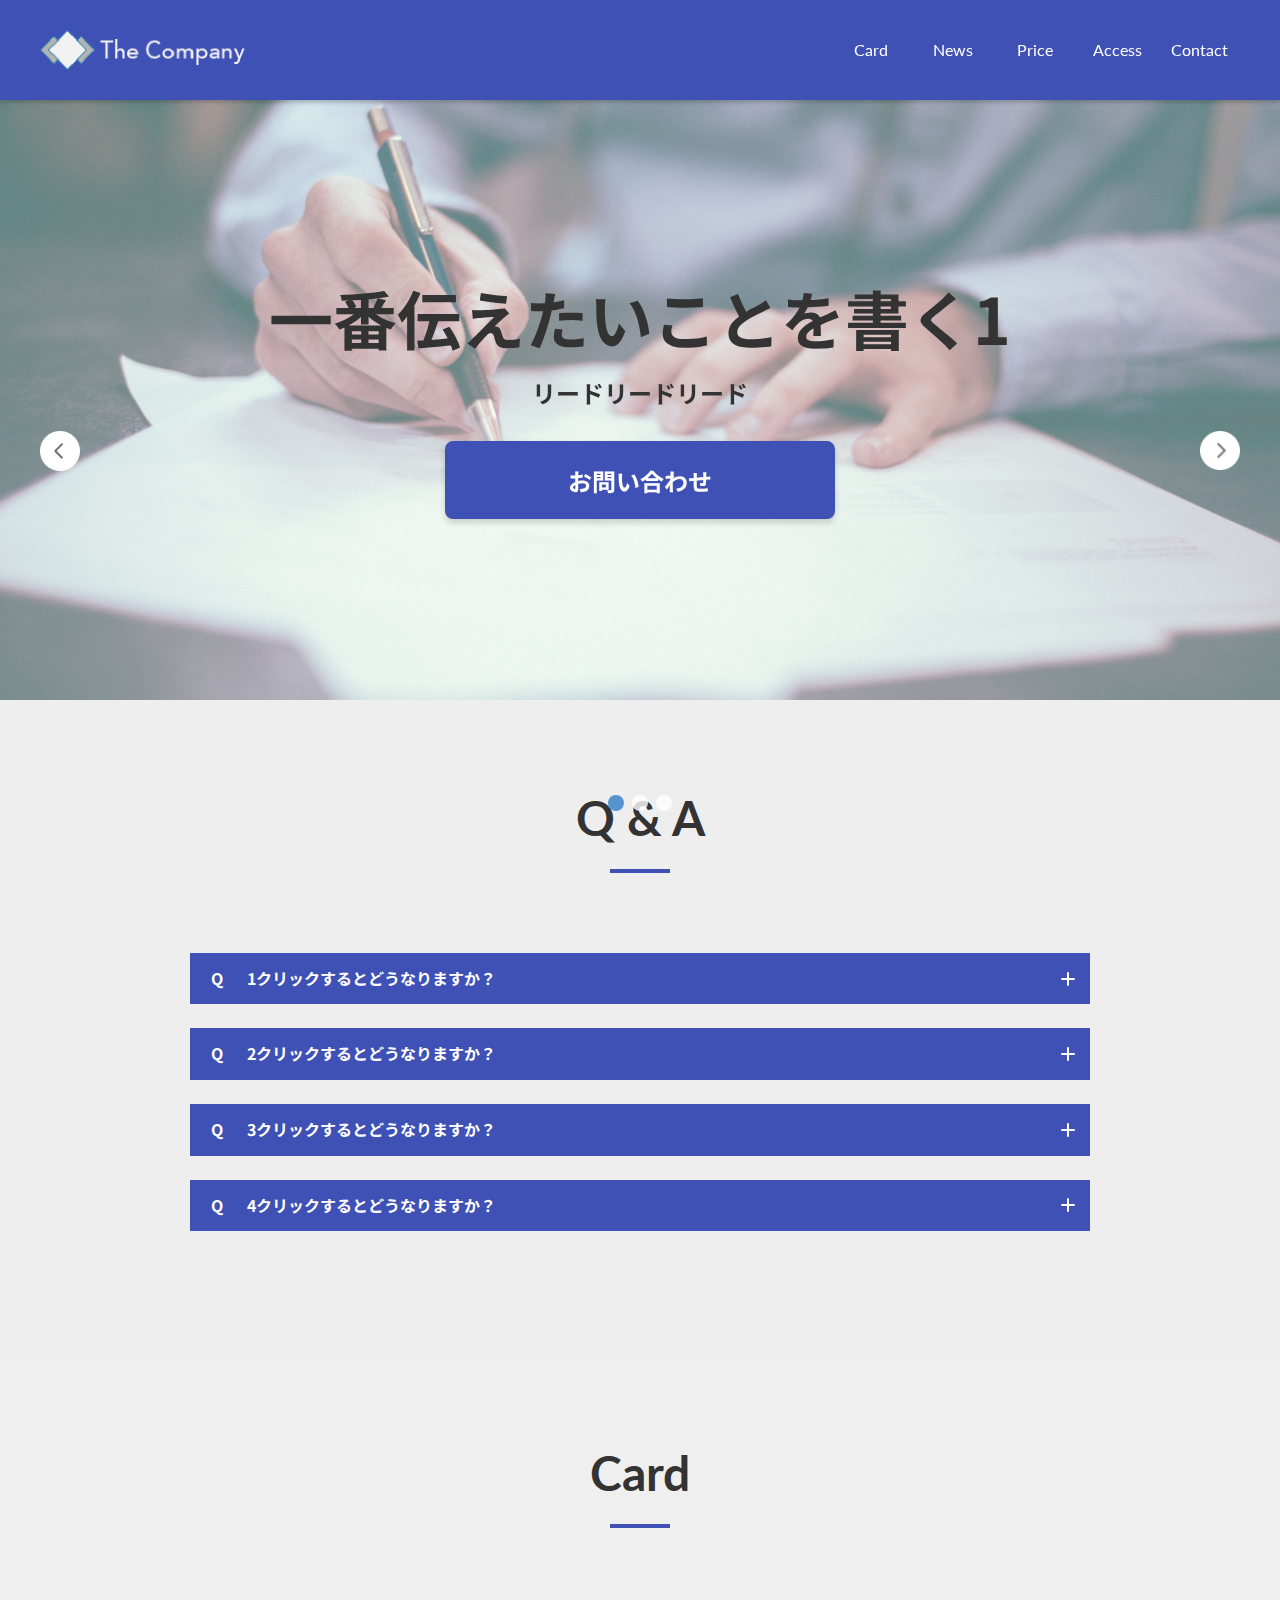
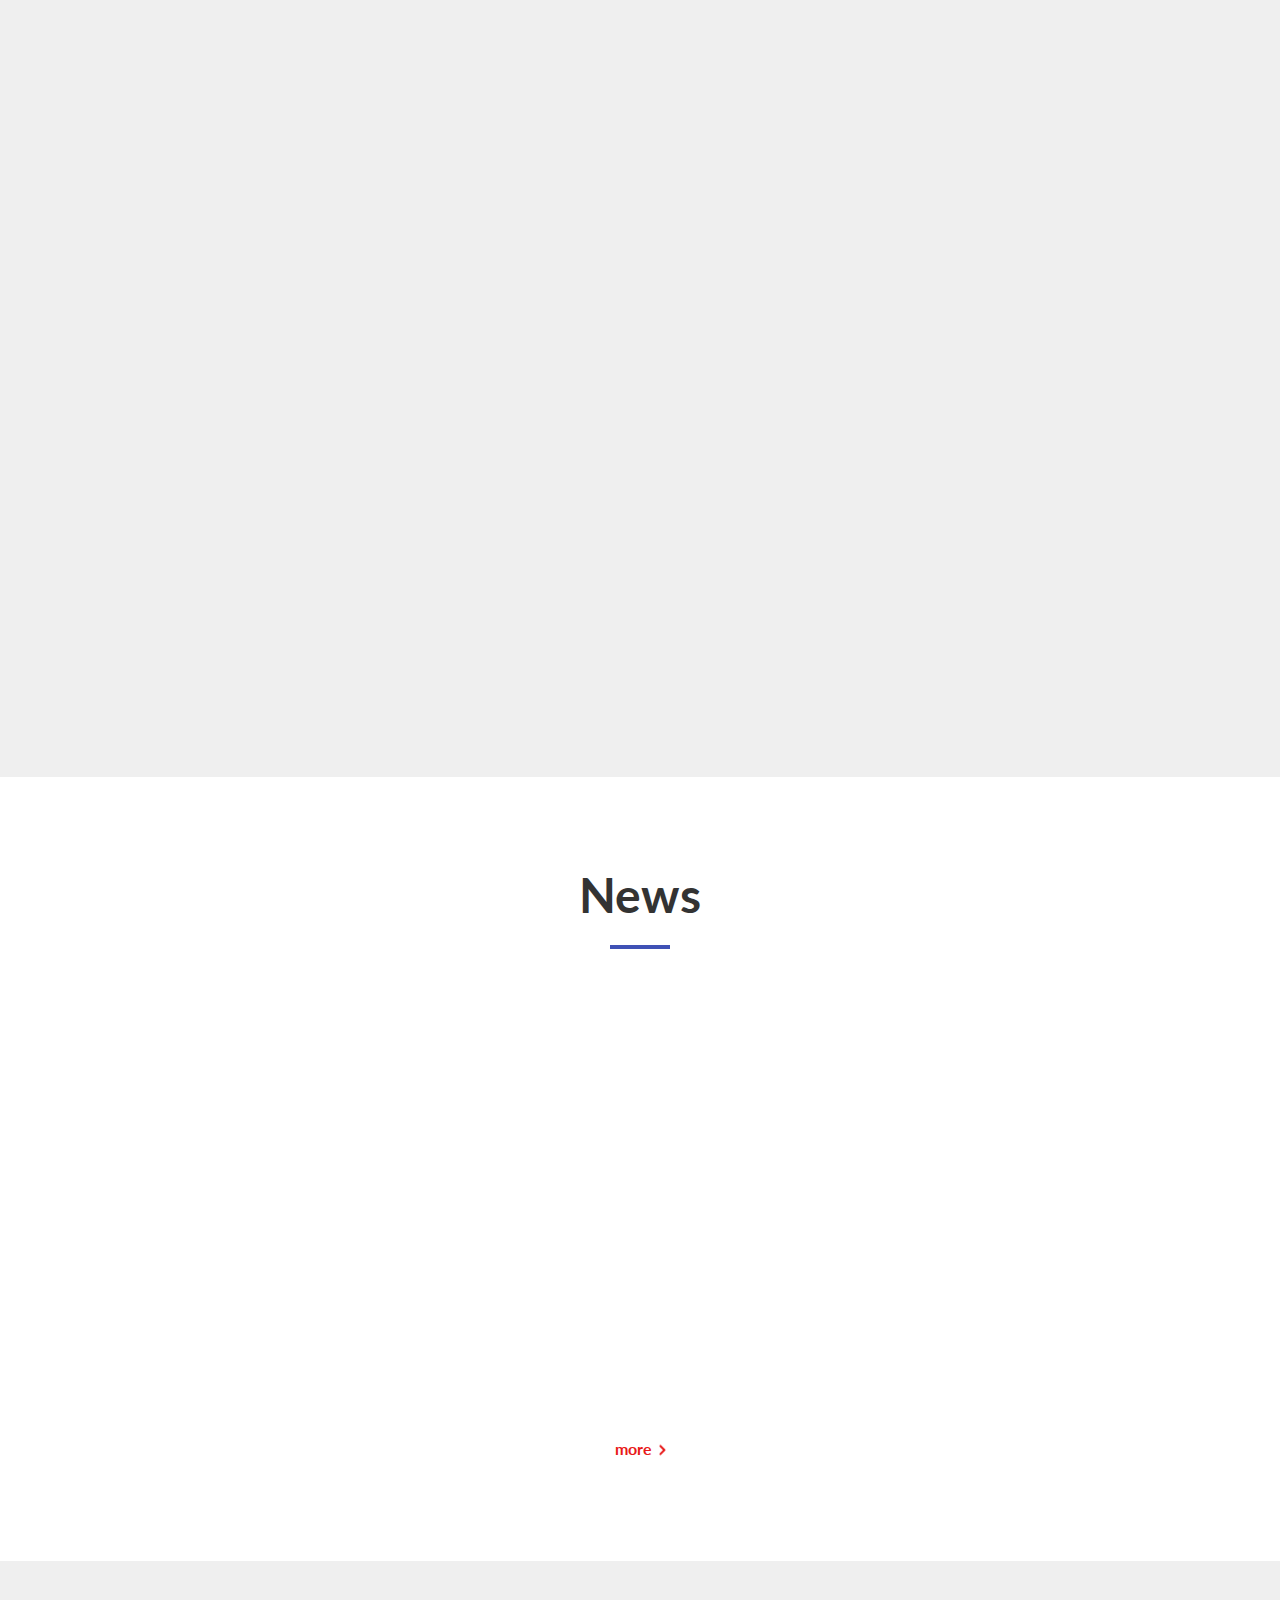
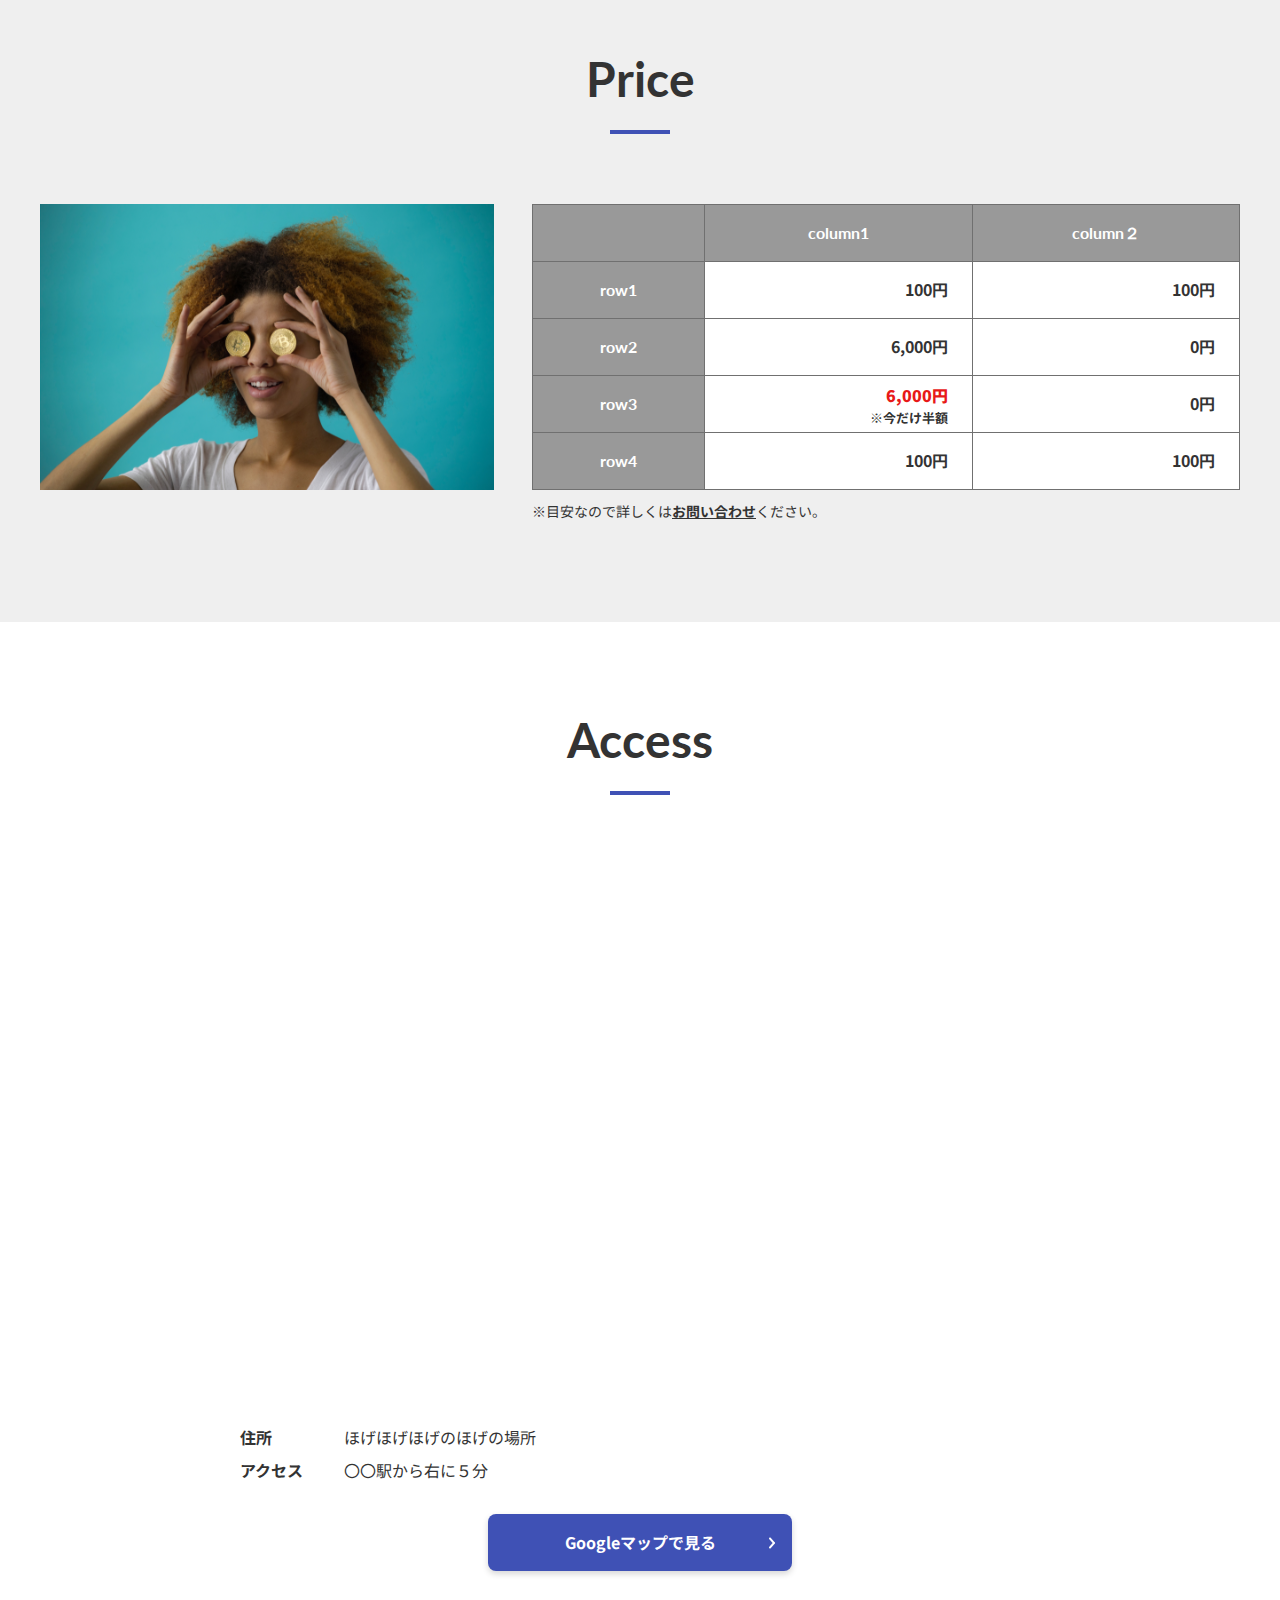
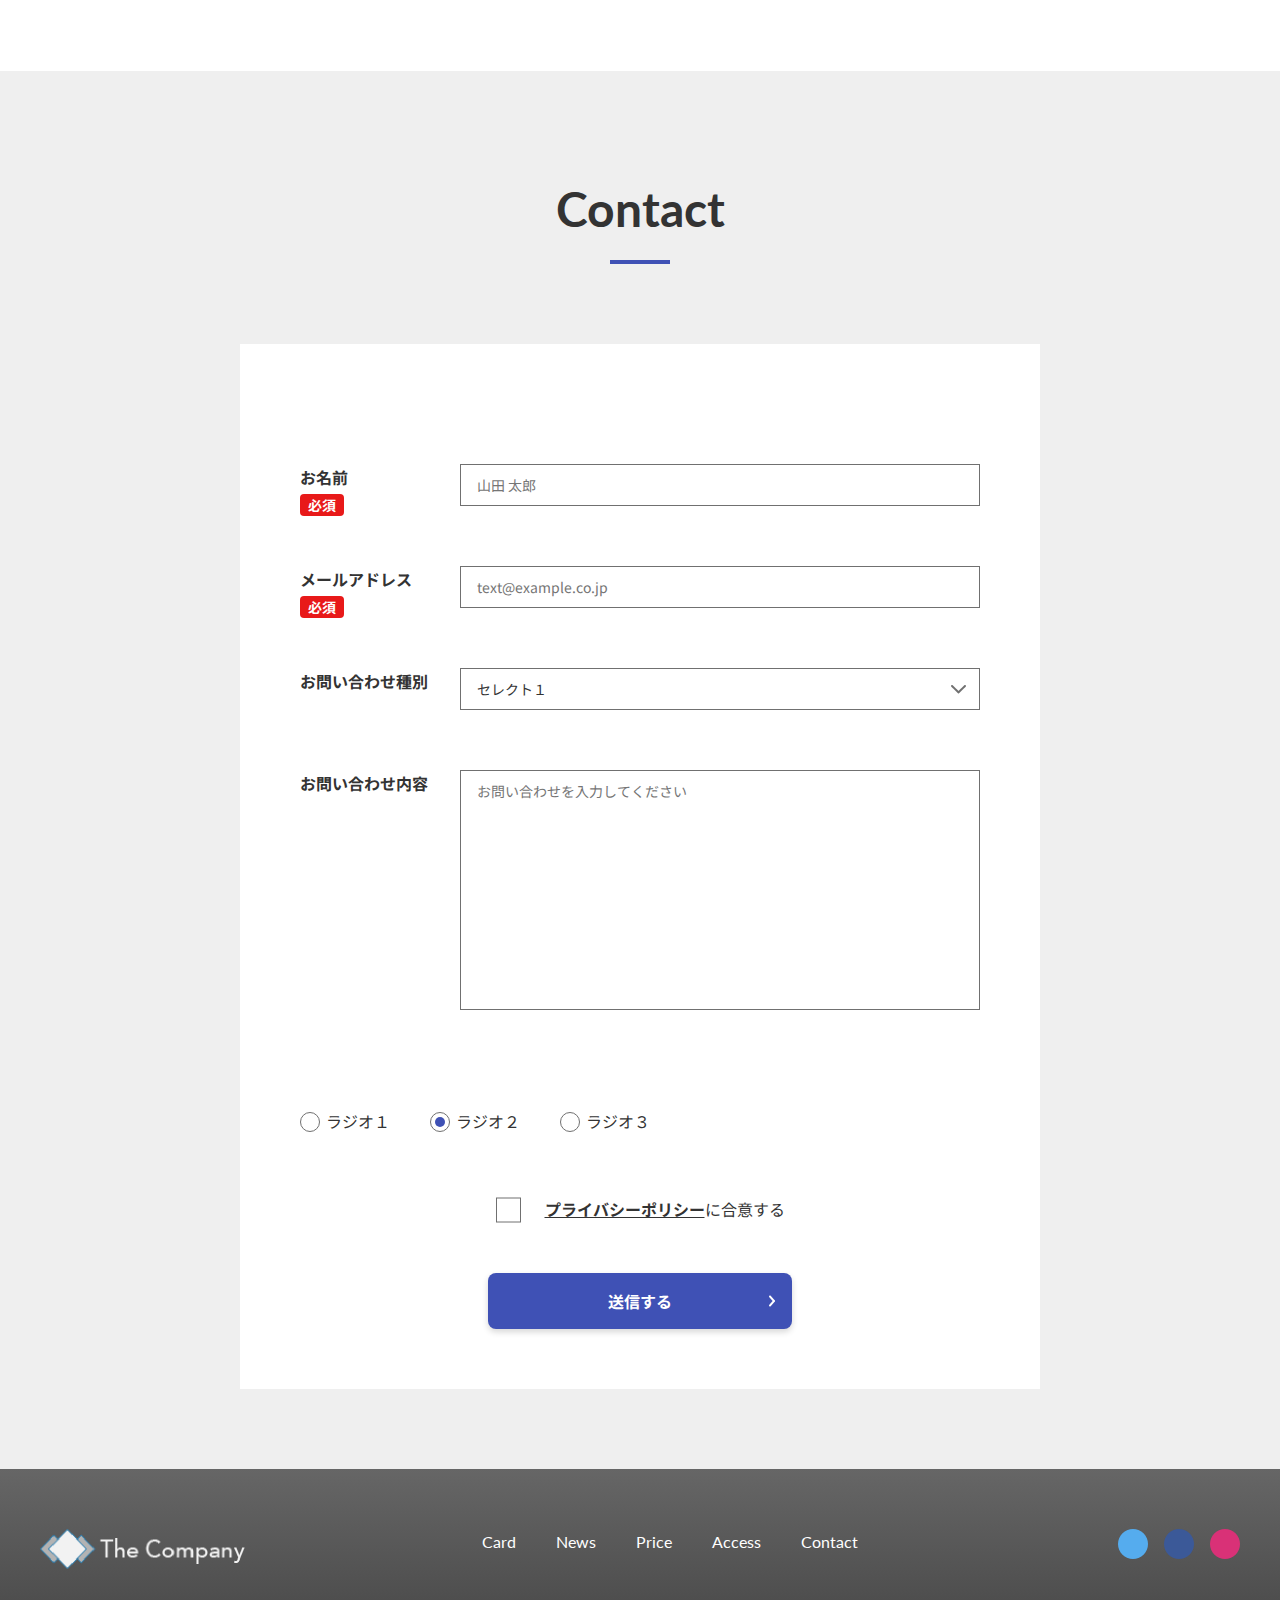
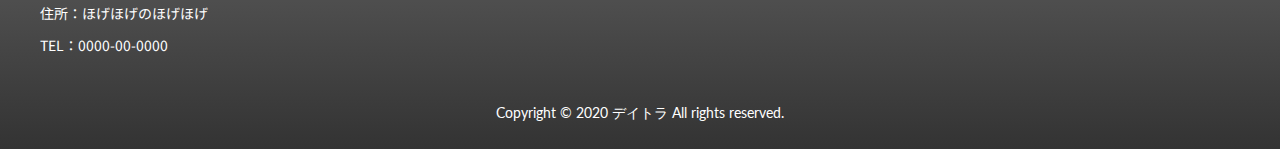
<file: index.html>
<!DOCTYPE html>
<html lang="ja">
<head>
  <meta charset="UTF-8">
  <meta name="viewport" content="width=device-width, initial-scale=1.0">
  <title>Document</title>
  <link rel="stylesheet" href="https://unpkg.com/swiper/swiper-bundle.min.css" />
  <link rel="stylesheet" href="./css/animate.css">
  <link rel="stylesheet" href="./css/style.css">
</head>
<body>
  <header class="header">
    <div class="header__inner inner">
      <h1 class="header__logo"><a href="/"><img src="./img/logo.png" alt="the company"></a></h1>
      <ul class="header__nav">
        <li><a href="#card">Card</a></li>
        <li><a href="#news">News</a></li>
        <li><a href="#price">Price</a></li>
        <li><a href="#access">Access</a></li>
        <li><a href="#contact">Contact</a></li>
      </ul>
    </div>
  </header>

  <div class="dro-icon">
    <div class="dro-icon__bars">
      <div class="dro-icon__bar1"></div>
      <div class="dro-icon__bar2"></div>
      <div class="dro-icon__bar3"></div>
    </div>
  </div>
  <div class="dro-content">
    <div class="dro-content__items">
      <div class="dro-content__item"><a href="#card">Card</a></div>
      <div class="dro-content__item"><a href="#news">News</a></div>
      <div class="dro-content__item"><a href="#price">Price</a></div>
      <div class="dro-content__item"><a href="#access">Access</a></div>
      <div class="dro-content__item"><a href="#contact">Contact</a></div>
    </div>
  </div>
  <div class="dro-background"></div>


  <!-- Slider main container -->
  <div class="swiper-container">
    <!-- Additional required wrapper -->
    <div class="swiper-wrapper">
      <!-- Slides -->
      <div class="swiper-slide">
        <div class="main-visual">
          <div class="main-visual__content">
            <div class="main-visual__title">一番伝えたいことを書く1</div>
            <div class="main-visual__lead">リードリードリード</div>
            <div class="main-visual__button"><a href="#contact">お問い合わせ</a></div>
          </div>
        </div>
      </div>
      <div class="swiper-slide">
        <div class="main-visual">
          <div class="main-visual__content">
            <div class="main-visual__title">一番伝えたいことを書く2</div>
            <div class="main-visual__lead">リードリードリード</div>
            <div class="main-visual__button"><a href="">お問い合わせ</a></div>
          </div>
        </div>
      </div>
      <div class="swiper-slide">
        <div class="main-visual">
          <div class="main-visual__content">
            <div class="main-visual__title">一番伝えたいことを書く3</div>
            <div class="main-visual__lead">リードリードリード</div>
            <div class="main-visual__button"><a href="">お問い合わせ</a></div>
          </div>
        </div>
      </div>
    </div>
    <!-- If we need pagination -->
    <div class="swiper-pagination"></div>

    <!-- If we need navigation buttons -->
    <div class="swiper-button-prev"></div>
    <div class="swiper-button-next"></div>

    <!-- If we need scrollbar -->
    <!-- <div class="swiper-scrollbar"></div> -->
  </div>

  <section class="qa section">
    <div class="qa__inner inner">
      <h2 class="qa__head">Q & A</h2>
      <div class="qa__items">
        <div class="qa__item">
          <div class="qa__box">
            <div class="qa__box__q">
              1クリックするとどうなりますか？
              <div class="qa__box__icon">
                <div class="bar1"></div>
                <div class="bar2"></div>
              </div>
            </div>
            <div class="qa__box__a">
              <div class="qa__content">アコーディオンでここが開きます。アコーディオンでここが開きます。アコーディオンでここが開きます。アコーディオンでここが開きます。アコーディオンでここが開きます。アコーディオンでここが開きます。アコーディオンでここが開きます。アコーディオンでここが開きます。</div>
            </div>
          </div>
        </div>
        <div class="qa__item">
          <div class="qa__box">
            <div class="qa__box__q">
              2クリックするとどうなりますか？
              <div class="qa__box__icon">
                <div class="bar1"></div>
                <div class="bar2"></div>
              </div>
            </div>
            <div class="qa__box__a">
              <div class="qa__content">アコーディオンでここが開きます。アコーディオンでここが開きます。アコーディオンでここが開きます。アコーディオンでここが開きます。アコーディオンでここが開きます。アコーディオンでここが開きます。アコーディオンでここが開きます。アコーディオンでここが開きます。</div>
            </div>
          </div>
        </div>
        <div class="qa__item">
          <div class="qa__box">
            <div class="qa__box__q">
              3クリックするとどうなりますか？
              <div class="qa__box__icon">
                <div class="bar1"></div>
                <div class="bar2"></div>
              </div>
            </div>
            <div class="qa__box__a">
              <div class="qa__content">アコーディオンでここが開きます。アコーディオンでここが開きます。アコーディオンでここが開きます。アコーディオンでここが開きます。アコーディオンでここが開きます。アコーディオンでここが開きます。アコーディオンでここが開きます。アコーディオンでここが開きます。</div>
            </div>
          </div>
        </div>
        <div class="qa__item">
          <div class="qa__box">
            <div class="qa__box__q">
              4クリックするとどうなりますか？
              <div class="qa__box__icon">
                <div class="bar1"></div>
                <div class="bar2"></div>
              </div>
            </div>
            <div class="qa__box__a">
              <div class="qa__content">アコーディオンでここが開きます。アコーディオンでここが開きます。アコーディオンでここが開きます。アコーディオンでここが開きます。アコーディオンでここが開きます。アコーディオンでここが開きます。アコーディオンでここが開きます。アコーディオンでここが開きます。</div>
            </div>
          </div>
        </div>
      </div>
    </div>
  </section>

  <section class="card section" id="card">
    <div class="card__inner inner">
      <h2 class="card__head">Card</h2>
      <div class="card__items">

        <div class="card__item wow fadeIn">
          <div class="card__img"><img src="./img/card-img.png" alt="card1"></div>
          <div class="card__title">1.fadeIn</div>
          <div class="card__text">テキストテキストテキストテキストテキストテキストテキストテキストテキスト</div>
        </div>
        <div class="card__item wow bounce">
          <div class="card__img"><img src="./img/card-img.png" alt="card3"></div>
          <div class="card__title">2.bounce</div>
          <div class="card__text">テキストテキストテキストテキストテキストテキストテキストテキストテキスト</div>
        </div>
        <div class="card__item wow fadeInUp">
          <div class="card__img"><img src="./img/card-img.png" alt="card2"></div>
          <div class="card__title">3.fadeInUp</div>
          <div class="card__text">テキストテキストテキストテキストテキストテキストテキストテキストテキスト</div>
        </div>
        <div class="card__item wow fadeInUp">
          <div class="card__img"><img src="./img/card-img.png" alt="card4"></div>
          <div class="card__title">4.fadeInUp</div>
          <div class="card__text">テキストテキストテキストテキストテキストテキストテキストテキストテキスト</div>
        </div>
        <div class="card__item wow fadeInUp">
          <div class="card__img"><img src="./img/card-img.png" alt="card5"></div>
          <div class="card__title">5.fadeInUp</div>
          <div class="card__text">テキストテキストテキストテキストテキストテキストテキストテキストテキスト</div>
        </div>
        <div class="card__item wow fadeInUp">
          <div class="card__img"><img src="./img/card-img.png" alt="card6"></div>
          <div class="card__title">6.fadeInUp</div>
          <div class="card__text">テキストテキストテキストテキストテキストテキストテキストテキストテキスト</div>
        </div>
      </div>
    </div>
  </section>

  <section class="news section" id="news">
    <div class="news__inner inner">
      <h2 class="news__head">News</h2>
      <div class="news__items wow fadeInUp">
        <div class="news__item">
          <div class="news__meta">
            <div class="news__date">2021-03-24</div>
            <div class="news__label"><a href="">ラベル1</a></div>
          </div>
          <div class="news__title"><a href="">1個目のニュース。1個目のニュース。1個目のニュース。</a></div>
        </div>
        <div class="news__item">
          <div class="news__meta">
            <div class="news__date">2021-03-24</div>
            <div class="news__label"><a href="" class="is-blue">ラベル2</a></div>
          </div>
          <div class="news__title"><a href="">2個目のニュース。2個目のニュース。2個目のニュース。</a></div>
        </div>
        <div class="news__item">
          <div class="news__meta">
            <div class="news__date">2021-03-24</div>
            <div class="news__label"><a href="" class="is-red">ラベル3</a></div>
          </div>
          <div class="news__title"><a href="">3個目のニュース。3個目のニュース。3個目のニュース。</a></div>
        </div>
        <div class="news__item">
          <div class="news__meta">
            <div class="news__date">2021-03-24</div>
            <div class="news__label"><a href="">ラベル1</a></div>
          </div>
          <div class="news__title"><a href="">4個目のニュース。4個目のニュース。4個目のニュース。4個目のニュース。4個目のニュース。4個目のニュース。4個目のニュース。</a></div>
        </div>
        <div class="news__item">
          <div class="news__meta">
            <div class="news__date">2021-03-24</div>
            <div class="news__label"><a href="" class="is-pink">ラベル1</a></div>
          </div>
          <div class="news__title"><a href="">5個目のニュース。5個目のニュース。5個目のニュース。</a></div>
        </div>
      </div>
      <div class="news__more"><a href="">more</a></div>
    </div>
  </section>

  <section class="price section" id="price">
    <div class="price__inner inner">
      <h2 class="price__head">Price</h2>
      <div class="price__content">
        <div class="price__image"><img src="./img/price-img.png" alt="price-image"></div>
        <div class="price__table">
          <table class="table">
            <tr>
              <th></th>
              <th>column1</th>
              <th>column２</th>
            </tr>
            <tr>
              <th>row1</th>
              <td>100円</td>
              <td>100円</td>
            </tr>
            <tr>
              <th>row2</th>
              <td>6,000円</td>
              <td>0円</td>
            </tr>
            <tr>
              <th>row3</th>
              <td><strong>6,000円</strong> <span>※今だけ半額</span></td>
              <td>0円</td>
            </tr>
            <tr>
              <th>row4</th>
              <td>100円</td>
              <td>100円</td>
            </tr>
          </table>
          <div class="price__atention">※目安なので詳しくは<span><a href="">お問い合わせ</a></span>ください。</div>
        </div>
      </div>
    </div>
  </section>

  <section class="access section" id="access">
    <div class="access__inner inner">
      <h2 class="access__head section-title">Access</h2>
      <div class="access__map">
        <div class="iframe__wrap">
          <iframe src="https://www.google.com/maps/embed?pb=!1m18!1m12!1m3!1d3239.655638423186!2d139.80843175081333!3d35.71009088009036!2m3!1f0!2f0!3f0!3m2!1i1024!2i768!4f13.1!3m3!1m2!1s0x60188ed0d12f9adf%3A0x7d1d4fb31f43f72a!2z5p2x5Lqs44K544Kr44Kk44OE44Oq44O8!5e0!3m2!1sja!2sjp!4v1616673463784!5m2!1sja!2sjp" width="600" height="450" style="border:0;" allowfullscreen="" loading="lazy"></iframe>
        </div>

      </div>
      <dl class="access__info">
        <div class="access__info-row">
          <dt>住所</dt>
          <dd>ほげほげほげのほげの場所</dd>
        </div>
        <div class="access__info-row">
          <dt>アクセス</dt>
          <dd>〇〇駅から右に５分</dd>
        </div>
      </dl>
      <div class="access__button"><a href="">Googleマップで見る</a></div>
    </div>
  </section>


<!-- <hr>
  <section class="youtube">
    <h2 class="you__head">YouTube</h2>
    <div class="you__about">サイズ 600×400</div>
    <div class="you__wrap1">
      <div class="you__wrap2">
        <iframe width="560" height="315" src="https://www.youtube.com/embed/MU0dJgQRnn4" title="YouTube video player" frameborder="0" allow="accelerometer; autoplay; clipboard-write; encrypted-media; gyroscope; picture-in-picture" allowfullscreen></iframe>
      </div>
    </div>
  </section> -->

  <section class="contact section" id="contact">
    <div class="contact__inner inner">
      <h2 class="contact__head section-title">Contact</h2>
      <div class="contact__form">
        <form class="contact-form" action="/">
          <dl class="contact-form__dl">

            <div class="contact-form__row">
              <dt class="contact-form__label"><label for="your-name" class="reqired">お名前</label></dt>
              <dd class="contact-form__input"><input id="your-name" type="text" placeholder="山田 太郎"></dd>
            </div>
            <div class="contact-form__row">
              <dt class="contact-form__label"><label for="your-email" class="reqired">メールアドレス</label></dt>
              <dd class="contact-form__input"><input id="your-email" type="email" placeholder="text@example.co.jp"></dd>
            </div>
            <div class="contact-form__row">
              <dt class="contact-form__label"><label for="your-kind">お問い合わせ種別</label></dt>
              <dd class="contact-form__input">
                <select name="your-kind" id="your-kind">
                  <option value="">セレクト１</option>
                  <option value="">セレクト２</option>
                  <option value="">セレクト３</option>
                </select>
              </dd>
            </div>
            <div class="contact-form__row">
              <dt class="contact-form__label"><label for="your-message">お問い合わせ内容</label></dt>
              <dd class="contact-form__input"><textarea name="" id="your-message" type="text" placeholder="お問い合わせを入力してください"></textarea></dd>
            </div>
          </dl>
          <div class="contact-form__radio">
            <label><input type="radio" name="your-radio"><span>ラジオ１</span></label>
            <label><input type="radio" name="your-radio" checked><span>ラジオ２</span></label>
            <label><input type="radio" name="your-radio"><span>ラジオ３</span></label>
          </div>
          <div class="contact-form__check">
            <label><input type="checkbox"><span><a href="" class="js-open-button" data-target=".target-modal">プライバシーポリシー</a>に合意する</span></label>
          </div>
          <div class="contact-form__button">
            <input type="submit" value="送信する">
          </div>
        </form>
      </div>
    </div>
  </section>

  <div class="modal-contact target-modal">
    <div class="modal-contact__head">
      プライバシーポリシー
    </div>
    <div class="modal-contact__content">
      <div class="modal-contact__subhead">1ほにゃらら</div>
      <div class="modal-contact__text">1ほにゃららほにゃららほにゃららほにゃららほにゃららほにゃららほにゃららほにゃららほにゃららほにゃららほにゃららほにゃららほにゃららほにゃららほにゃららほにゃららほにゃららほにゃららほにゃららほにゃららほにゃららほにゃららほにゃららほにゃららほにゃららほにゃららほにゃららほにゃららほにゃららほにゃららほにゃららほにゃららほにゃららほにゃららほにゃららほにゃららほにゃららほにゃらら。</div>
      <div class="modal-contact__subhead">2ほにゃらら</div>
      <div class="modal-contact__text">2ほにゃららほにゃららほにゃららほにゃららほにゃららほにゃららほにゃららほにゃららほにゃららほにゃららほにゃららほにゃららほにゃららほにゃららほにゃららほにゃららほにゃららほにゃららほにゃららほにゃららほにゃららほにゃららほにゃららほにゃららほにゃららほにゃららほにゃららほにゃららほにゃららほにゃららほにゃららほにゃららほにゃららほにゃららほにゃららほにゃららほにゃららほにゃらら。</div>
      <div class="modal-contact__subhead">3ほにゃらら</div>
      <div class="modal-contact__text">3ほにゃららほにゃららほにゃららほにゃららほにゃららほにゃららほにゃららほにゃららほにゃららほにゃららほにゃららほにゃららほにゃららほにゃららほにゃららほにゃららほにゃららほにゃららほにゃららほにゃららほにゃららほにゃららほにゃららほにゃららほにゃららほにゃららほにゃららほにゃららほにゃららほにゃららほにゃららほにゃららほにゃららほにゃららほにゃららほにゃららほにゃららほにゃらら。</div>
      <div class="modal-contact__icon "><a class="js-close-button" href="" data-target=".target-modal"><img src="./img/icon-modal-close.png" alt=""></a></div>

    </div>

    <div class="modal-contact__button"><a class="js-close-button" href="" data-target=".target-modal">閉じる</a></div>
  </div>
  <div class="modal-contact__background target-modal"></div>

  <footer class="footer">
    <div class="footer__inner inner">
      <div class="footer__content">
        <div class="footer__left">
          <div class="footer__logo">
            <a href=""><img src="./img/footer-logo.png" alt="the company"></a>
          </div>
          <div class="footer__addres">住所：ほげほげのほげほげ</div>
          <div class="footer__tel">TEL：0000-00-0000</div>
        </div>
        <div class="footer__center">
          <ul class="footer__nav">
            <li><a href="#card">Card</a></li>
            <li><a href="#news">News</a></li>
            <li><a href="#price">Price</a></li>
            <li><a href="#access">Access</a></li>
            <li><a href="#contact">Contact</a></li>
          </ul>
        </div>
        <div class="footer__right">
          <ul class="footer__sns">
            <!--target="blank"リンク先を新しいタグで開く-->
            <li><a href="" target="blank"><img src="./img/twitter.png" alt="twitter"></a></li>
            <li><a href="" target="blank"><img src="./img/facebook.png" alt="facebook"></a></li>
            <li><a href="" target="blank"><img src="./img/instagram.png" alt="instagram"></a></li>
          </ul>
        </div>
      </div>
      <div class="footer__copy">
        Copyright &copy; 2020 デイトラ All rights reserved.
      </div>
    </div>
  </footer>

  <div class="to-top">
    <a href=""><img src="./img/totop.png" alt="to top"></a>
  </div>

  <script src="https://code.jquery.com/jquery-3.6.0.min.js"></script>
  <script>
    $(`.to-top`).click(function(){
        $(`body,html`).animate({scrollTop:0},1000);
        return false;});
  </script>
  <script src="https://ajax.googleapis.com/ajax/libs/jquery/3.6.0/jquery.min.js"></script>
  <script src="https://unpkg.com/swiper/swiper-bundle.min.js"></script>

  <script src="js/wow.min.js"></script>
  <script src="js/script.js"></script>

</body>
</html>
</file>
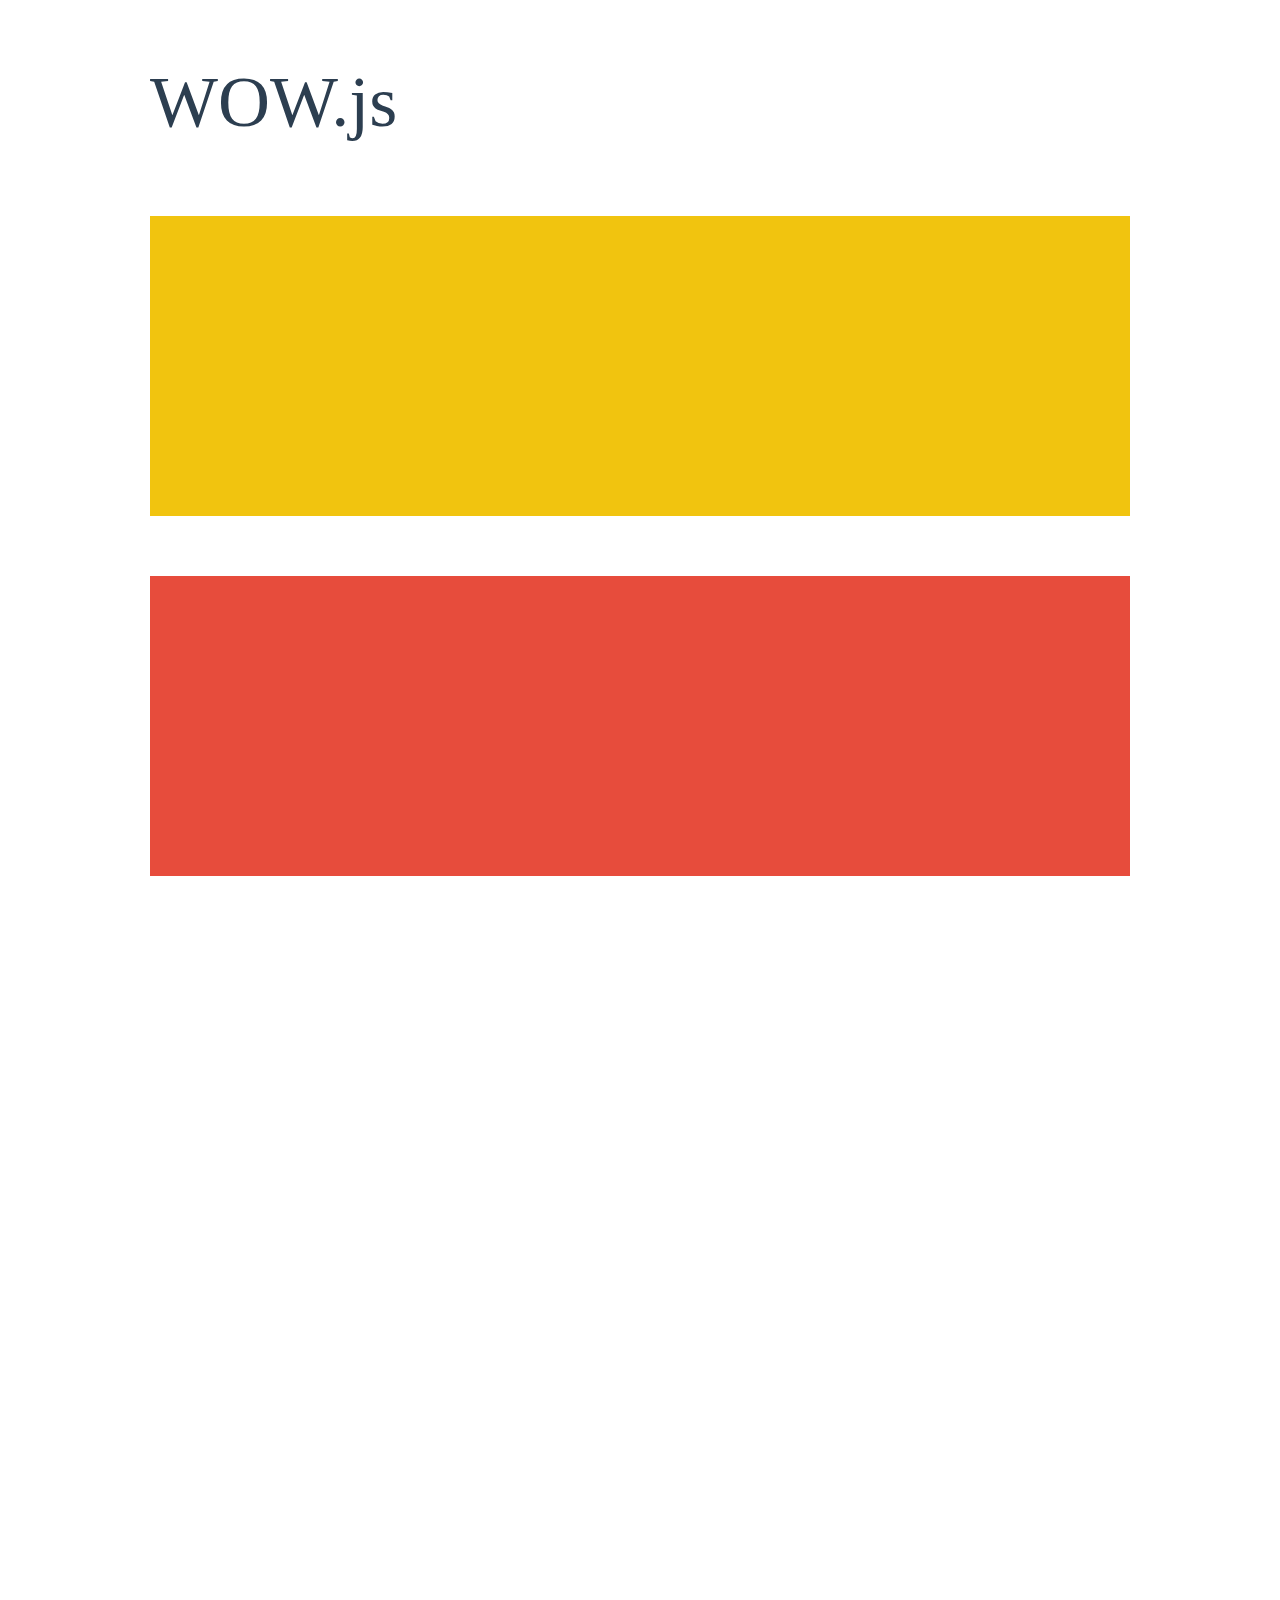
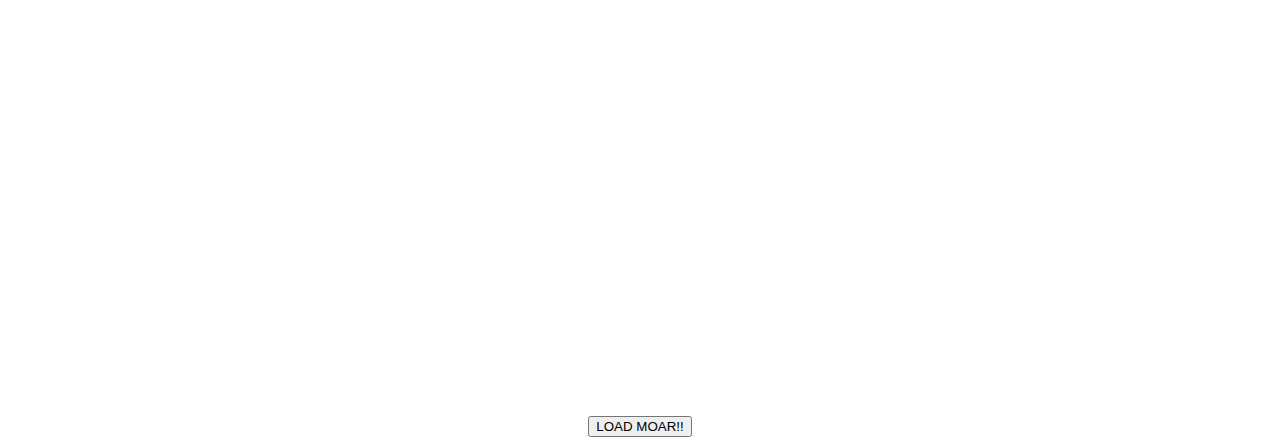
<file: WOW-master/demo.html>
<!doctype html>

<html lang="en">
<head>
  <meta charset="utf-8">
  <title>WOW</title>
  <link rel="stylesheet" href="css/libs/animate.css">
  <link rel="stylesheet" href="css/site.css">
  <style>
    .wow:first-child {
      visibility: hidden;
    }
  </style>
  <!--[if IE]>
    <script src="http://html5shiv.googlecode.com/svn/trunk/html5.js"></script>
  <![endif]-->
</head>

<body>
  <div id="container">
    <header>
      <h1>WOW.js</h1>
    </header>
    <div id="main">
      <section class="wow fadeInDown" style="background-color: #f1c40f;"></section>
      <section class="wow pulse" style="background-color: #e74c3c;" data-wow-iteration="infinite" data-wow-duration="1500ms"></section>
      <section class="section--purple wow slideInRight" data-wow-delay="2s"></section>
      <section class="section--blue wow bounceInLeft" data-wow-offset="300"></section>
      <section class="section--green wow slideInLeft" data-wow-duration="4s"></section>
      <button id="moar">LOAD MOAR!!</button>
    </div>
  </div>
  <script src="dist/wow.js"></script>
  <script>
    wow = new WOW(
      {
        animateClass: 'animated',
        offset:       100,
        callback:     function(box) {
          console.log("WOW: animating <" + box.tagName.toLowerCase() + ">")
        }
      }
    );
    wow.init();
    document.getElementById('moar').onclick = function() {
      var section = document.createElement('section');
      section.className = 'section--purple wow fadeInDown';
      this.parentNode.insertBefore(section, this);
    };
  </script>
</body>
</html>
</file>
<file: css/style.css>
@charset "UTF-8";
@import url("https://fonts.googleapis.com/css2?family=Lato:wght@400;700&family=Noto+Sans+JP:wght@400;700&display=swap");
*,
*::before,
*::after {
  -webkit-box-sizing: border-box;
          box-sizing: border-box;
}

body {
  font-family: "Noto Sans JP", sans-serif;
  font-size: 16px;
  line-height: 1.6;
  background-color: #fff;
  color: #333333;
  margin: 0;
}

img {
  max-width: 100%;
  height: auto;
}

ul, ol {
  list-style: none;
  padding: 0;
  margin: 0;
}

h1, h2, h3, h4, h5, h6 {
  padding: 0;
  margin: 0;
}

a {
  color: inherit;
}

.inner {
  width: 1200px;
  max-width: 100%;
  margin: 0 auto;
}

.section {
  padding: 80px 0 100px;
}

@media (max-width: 767px) {
  .section {
    padding-top: 40px;
    padding-bottom: 50px;
  }
}

.header {
  background-color: #3f51b5;
  height: 100px;
  -webkit-box-shadow: 0 3px 3px rgba(0, 0, 0, 0.16);
          box-shadow: 0 3px 3px rgba(0, 0, 0, 0.16);
  position: fixed;
  width: 100%;
  z-index: 10;
  top: 0;
  left: 0;
}

@media (max-width: 767px) {
  .header {
    height: 110px;
  }
}

.header__inner {
  display: -webkit-box;
  display: -ms-flexbox;
  display: flex;
  -webkit-box-align: center;
      -ms-flex-align: center;
          align-items: center;
}

@media (min-width: 768px) and (max-width: 1200px) {
  .header__inner {
    padding: 0 20px;
  }
}

@media (max-width: 767px) {
  .header__inner {
    padding: 0 15px;
    -webkit-box-orient: vertical;
    -webkit-box-direction: normal;
        -ms-flex-direction: column;
            flex-direction: column;
  }
}

.header__logo {
  width: 205px;
  height: 40px;
}

@media (max-width: 767px) {
  .header__logo {
    width: 150px;
    margin: 10px;
  }
}

.header__nav {
  font-family: "Lato", sans-serif;
  color: #fff;
  display: -webkit-box;
  display: -ms-flexbox;
  display: flex;
  -webkit-box-align: center;
      -ms-flex-align: center;
          align-items: center;
  margin-left: auto;
}

.header__nav li {
  width: 82px;
  height: 100px;
  display: -webkit-box;
  display: -ms-flexbox;
  display: flex;
  -webkit-box-align: center;
      -ms-flex-align: center;
          align-items: center;
  -webkit-box-pack: center;
      -ms-flex-pack: center;
          justify-content: center;
}

@media (max-width: 767px) {
  .header__nav li {
    width: 15%;
    height: 50px;
    font-size: 12px;
    margin: 0 5%;
  }
}

.header__nav li a {
  text-decoration: none;
}

@media (max-width: 767px) {
  ul.header__nav {
    margin: 0;
    width: 100%;
  }
}

.is-active {
  border-bottom: 2px solid #e81919;
}

.main-visual {
  height: 600px;
  width: 100%;
  background: url(../img/mainvisual.png) no-repeat center center/cover;
  position: relative;
  text-align: center;
  margin-top: 100px;
}

@media (max-width: 767px) {
  .main-visual {
    margin-top: 110px;
    height: 400px;
  }
}

.main-visual__content {
  position: absolute;
  top: 50%;
  left: 50%;
  -webkit-transform: translate(-50%, -50%);
          transform: translate(-50%, -50%);
  width: 100%;
  padding: 0 15px;
}

.main-visual__title {
  font-size: 64px;
  font-weight: 700;
  padding-top: 5px;
}

@media (max-width: 767px) {
  .main-visual__title {
    font-size: 36px;
    padding: 5%;
  }
}

.main-visual__lead {
  font-size: 24px;
  font-weight: 700;
  padding-top: 6px;
  padding-bottom: 10px;
}

@media (max-width: 767px) {
  .main-visual__lead {
    font-size: 18px;
    margin-top: 18px;
    line-height: 1.2;
  }
}

.main-visual__button {
  margin-top: 18px;
  margin-bottom: 20px;
}

@media (max-width: 767px) {
  .main-visual__button {
    margin-top: 28px;
  }
}

.main-visual__button a {
  display: inline-block;
  width: 390px;
  max-width: 100%;
  height: 78px;
  line-height: 80px;
  font-size: 24px;
  font-weight: 700;
  color: #fff;
  background-color: #3f51b5;
  text-decoration: none;
  border-radius: 8px;
  -webkit-box-shadow: 0px 3px 6px rgba(0, 0, 0, 0.16);
          box-shadow: 0px 3px 6px rgba(0, 0, 0, 0.16);
}

@media (max-width: 767px) {
  .main-visual__button a {
    width: 280px;
    height: 60px;
    font-size: 24px;
    line-height: 60px;
  }
}

.swiper-button-next {
  width: 40px;
  height: 41px;
  margin-top: -20px;
  background: url(../img/arrow-next.png) no-repeat center center/contain;
  right: calc(50% - 600px);
}

@media (min-width: 768px) and (max-width: 1200px) {
  .swiper-button-next {
    right: 10px;
  }
}

@media (max-width: 767px) {
  .swiper-button-next {
    right: 10px;
  }
}

.swiper-button-next::after {
  display: none;
}

.swiper-button-prev {
  width: 40px;
  height: 41px;
  margin-top: -20px;
  background: url(../img/arrow-prev.png) no-repeat center center/contain;
  left: calc(50% - 600px);
}

@media (min-width: 768px) and (max-width: 1200px) {
  .swiper-button-prev {
    left: 10px;
  }
}

@media (max-width: 767px) {
  .swiper-button-prev {
    left: 10px;
  }
}

.swiper-button-prev::after {
  display: none;
}

.swiper-pagination {
  z-index: 100;
  width: 500px;
  height: 100px;
}

.swiper-pagination-bullet {
  width: 16px;
  height: 16px;
  background-color: #fff;
  opacity: 0.8;
}

.swiper-pagination-bullet-active {
  background-color: #2F7DC8;
}

.swiper-container-horizontal > .swiper-pagination-bullets .swiper-pagination-bullet {
  margin: 0 8px;
}

.qa {
  background: #EEEEEE;
}

.qa__items {
  width: 900px;
  max-width: 100%;
  margin: 80px auto 0;
}

.qa__item {
  margin-bottom: 24px;
}

.qa__box {
  border: 1px solid #3f51b5;
}

.qa__box__q {
  color: #fff;
  background: #3f51b5;
  padding: 12px 56px;
  font-weight: 700;
  position: relative;
}

.qa__box__q::before {
  content: "Q";
  position: absolute;
  top: 12px;
  left: 20px;
}

.qa__box__icon {
  width: 14px;
  height: 14px;
  position: absolute;
  right: 14px;
  top: 50%;
  -webkit-transform: translateY(-50%);
          transform: translateY(-50%);
}

.qa__box__icon.is-open .bar2 {
  -webkit-transition: all 0.3s;
  transition: all 0.3s;
  -webkit-transform: rotate(90deg);
          transform: rotate(90deg);
}

.bar1 {
  width: 14px;
  height: 2px;
  background: #fff;
  border-radius: 20px;
  position: absolute;
  top: 50%;
  left: 0;
  -webkit-transform: translateY(-50%);
          transform: translateY(-50%);
}

.bar2 {
  width: 2px;
  height: 14px;
  background: #fff;
  border-radius: 20px;
  position: absolute;
  top: 0;
  left: 50%;
  -webkit-transform: translateX(-50%);
          transform: translateX(-50%);
  -webkit-transition: all 0.3s;
  transition: all 0.3s;
}

.qa__box__a {
  background: #fff;
  width: 700px;
  color: #3f51b5;
  line-height: 1.5;
  padding: 16px 30px 16px 20px;
  width: 100%;
  display: none;
}

.qa__content {
  position: relative;
  padding-left: 35px;
}

.qa__content::before {
  content: "A";
  position: absolute;
  top: 0;
  left: 0;
}

.card {
  background-color: #EFEFEF;
}

@media (min-width: 768px) and (max-width: 1200px) {
  .card__inner {
    padding: 0 15px 0;
  }
}

@media (max-width: 767px) {
  .card__inner {
    padding: 0 10px 0;
  }
}

.card__head, .news__head, .price__head, .access__head, .you__head, .time__head, .nobo__head, .contact__head, .qa__head {
  font-family: "Lato", sans-serif;
  font-size: 48px;
  font-weight: bold;
  text-align: center;
  padding-bottom: 16px;
  position: relative;
}

.card__head::after, .news__head::after, .price__head::after, .access__head::after, .you__head::after, .time__head::after, .nobo__head::after, .contact__head::after, .qa__head::after {
  content: "";
  position: absolute;
  left: 50%;
  -webkit-transform: translateX(-50%);
          transform: translateX(-50%);
  bottom: 0;
  width: 60px;
  height: 4px;
  background: #3f51b5;
}

@media (max-width: 767px) {
  .card__head::after, .news__head::after, .price__head::after, .access__head::after, .you__head::after, .time__head::after, .nobo__head::after, .contact__head::after, .qa__head::after {
    width: 42px;
    height: 3px;
  }
}

@media (max-width: 767px) {
  .card__head, .news__head, .price__head, .access__head, .you__head, .time__head, .nobo__head, .contact__head, .qa__head {
    font-size: 26px;
    padding-bottom: 14px;
  }
}

.card__items {
  margin-top: 80px;
  display: -webkit-box;
  display: -ms-flexbox;
  display: flex;
  -ms-flex-wrap: wrap;
      flex-wrap: wrap;
}

@media (max-width: 767px) {
  .card__items {
    margin-top: 42px;
  }
}

.card__item {
  width: calc(33.3% - 24px * 2 / 3);
  background-color: #fff;
  padding: 16px;
  border-radius: 4px;
}

@media (min-width: 1200px) {
  .card__item:not(:nth-child(3n + 1)) {
    margin-left: 24px;
  }
  .card__item:nth-child(n + 4) {
    margin-top: 24px;
  }
}

@media (min-width: 768px) and (max-width: 1200px) {
  .card__item {
    width: calc(50% - 24px * 1 / 2);
  }
  .card__item:not(:nth-child(2n + 1)) {
    margin-left: 24px;
  }
  .card__item:nth-child(n + 3) {
    margin-top: 24px;
  }
}

@media (max-width: 767px) {
  .card__item {
    width: 100%;
  }
  .card__item:nth-child(n + 2) {
    margin-top: 24px;
  }
}

.card__img img {
  width: 100%;
}

.card__title {
  font-size: 20px;
  font-weight: bold;
  color: #6F7579;
}

.card__text {
  font-size: 16px;
  color: #6F7579;
  margin-top: 9px;
  line-height: 1.5;
}

.news {
  background: #fff;
}

@media (min-width: 768px) and (max-width: 1200px) {
  .news__inner {
    padding-left: 10%;
    padding-right: 10%;
  }
}

@media (max-width: 767px) {
  .news__inner {
    padding-left: 10px;
    padding-right: 10px;
  }
}

.news__items {
  margin: 80px auto 0;
  width: 800px;
  max-width: 100%;
}

@media (max-width: 767px) {
  .news__items {
    margin-top: 40px;
  }
}

.news__item {
  display: -webkit-box;
  display: -ms-flexbox;
  display: flex;
  padding: 20px 0px 12px 0px;
}

.news__item:not(:first-child) {
  border-top: 1px solid #707070;
}

@media (max-width: 767px) {
  .news__item {
    display: block;
  }
}

.news__meta {
  display: -webkit-box;
  display: -ms-flexbox;
  display: flex;
  width: 185px;
}

.news__date {
  font-family: "Lato", sans-serif;
  width: 105px;
  padding-top: 3px;
}

.news__label a {
  display: inline-block;
  width: 80px;
  height: 32px;
  line-height: 32px;
  color: #fff;
  text-align: center;
  background: #666666;
  border-radius: 4px;
  font-weight: 700;
  text-decoration: none;
}

.news__label a.is-blue {
  background: #3f51b5;
}

.news__label a.is-red {
  background: #e81919;
}

.news__label a.is-pink {
  background: pink;
}

.news__title {
  width: calc(100% - 185px);
  padding-left: 20px;
  padding-top: 3px;
}

.news__title a {
  text-decoration: none;
  line-height: 1.25;
}

@media (max-width: 767px) {
  .news__title {
    width: 100%;
    padding: 0 0 0 0;
    margin-top: 6px;
  }
}

.news__more {
  font-family: "Lato", sans-serif;
  margin-top: 60px;
  text-align: center;
}

.news__more a {
  text-decoration: none;
  color: #e81919;
  font-weight: 700;
  padding-right: 14px;
  position: relative;
}

.news__more a::after {
  content: "";
  position: absolute;
  right: 0;
  top: 55%;
  -webkit-transform: translateY(-40%);
          transform: translateY(-40%);
  width: 7px;
  height: 11px;
  background: url(../img/news.png) no-repeat center center/contain;
}

@media (max-width: 767px) {
  .news__more {
    margin-top: 30px;
  }
}

.price {
  background-color: #EFEFEF;
}

@media (min-width: 768px) and (max-width: 1200px) {
  .price__inner {
    padding: 0 20px 0;
  }
}

@media (max-width: 767px) {
  .price__inner {
    padding: 0 10px;
  }
}

.price__content {
  display: -webkit-box;
  display: -ms-flexbox;
  display: flex;
  margin-top: 70px;
}

@media (max-width: 767px) {
  .price__content {
    display: block;
  }
}

.price__image {
  width: 37.83333%;
}

@media (max-width: 767px) {
  .price__image {
    width: 100%;
  }
}

.price__image img {
  width: 100%;
}

.price__table {
  width: 59%;
  margin-left: auto;
}

@media (max-width: 767px) {
  .price__table {
    width: 100%;
    margin-top: 24x;
  }
}

.table {
  border-collapse: collapse;
  border: 1px solid #707070;
  background: #fff;
  font-weight: 700;
  width: 100%;
  table-layout: fixed;
}

.table th, .table td {
  border: 1px solid #707070;
  height: 57px;
  vertical-align: middle;
}

.table th {
  background: #999999;
  color: #fff;
  text-align: center;
  font-family: "Lato", sans-serif;
}

.table th:nth-child(1) {
  width: 172px;
}

@media (max-width: 767px) {
  .table th:nth-child(1) {
    width: 112px;
  }
}

td {
  text-align: right;
  padding-right: 24px;
}

td strong {
  color: #e81919;
  line-height: 1.2;
}

td span {
  font-size: 13px;
  display: block;
  margin-top: 1px;
  line-height: 1.2;
}

.price__atention {
  margin-top: 10px;
  font-size: 14px;
}

.price__atention a {
  font-weight: 700;
}

@media (min-width: 768px) and (max-width: 1200px) {
  .access__inner {
    padding: 0 20px;
  }
}

@media (max-width: 767px) {
  .access__inner {
    padding: 0 15px;
  }
}

.access__map {
  margin: 80px auto 0;
  width: 800px;
  max-width: 100%;
}

@media (max-width: 767px) {
  .access__map {
    margin-top: 40px;
  }
}

.iframe__wrap {
  width: 100%;
  padding-top: 66.66667%;
  position: relative;
}

.iframe__wrap iframe {
  position: absolute;
  top: 0;
  left: 0;
  width: 100%;
  height: 100%;
}

.access__info {
  margin: 16px auto 0;
  width: 800px;
  max-width: 100%;
}

.access__info-row {
  display: -webkit-box;
  display: -ms-flexbox;
  display: flex;
  -webkit-box-align: center;
      -ms-flex-align: center;
          align-items: center;
}

.access__info-row:not(:first-child) {
  margin-top: 8px;
}

.access__info-row dt {
  margin: 0;
  padding: 0;
  font-weight: 700;
  width: 104px;
}

.access__info-row dd {
  margin: 0;
  padding: 0;
  width: calc(100% - 104px);
}

.access__button {
  text-align: center;
  margin-top: 30px;
}

.access__button a {
  text-decoration: none;
  display: inline-block;
  width: 304px;
  color: #fff;
  font-weight: bold;
  text-align: center;
  padding: 16px 12px;
  border-radius: 8px;
  background: #3f51b5;
  -webkit-box-shadow: 0 3px 6px rgba(0, 0, 0, 0.16);
          box-shadow: 0 3px 6px rgba(0, 0, 0, 0.16);
  position: relative;
}

.access__button a::after {
  content: "";
  width: 17px;
  height: 16px;
  position: absolute;
  top: 50%;
  right: 12px;
  -webkit-transform: translateY(-50%);
          transform: translateY(-50%);
  background: url(../img/button-arrow@2x.png) no-repeat center center/contain;
}

.youtube {
  margin-bottom: 100px;
}

@media (min-width: 768px) and (max-width: 1200px) {
  .youtube {
    padding: 0 20px;
  }
}

@media (max-width: 767px) {
  .youtube {
    padding: 0 15px;
  }
}

.you__head {
  margin: 40px;
}

.you__about {
  margin: 20px 0 15px;
  text-align: center;
  font-size: 20px;
}

.you__wrap1 {
  width: 600px;
  max-width: 100%;
  margin: 0 auto;
}

.you__wrap2 {
  width: 100%;
  padding-top: 66.66667%;
  position: relative;
}

.you__wrap2 iframe {
  position: absolute;
  top: 0;
  left: 0;
  width: 100%;
  height: 100%;
}

.time, .nobo {
  padding-top: 50px;
  padding-bottom: 50px;
}

.time__head {
  margin-bottom: 80px;
}

.time__about {
  width: 800px;
  max-width: 100%;
  margin: 0 auto;
}

.time__1, .time__2 {
  width: 100%;
  border-collapse: collapse;
  border: 1px solid #707070;
  background: #fff;
  font-weight: 700;
  table-layout: fixed;
  margin-top: 32px;
}

.time__1 th, .time__1 td, .time__2 th, .time__2 td {
  border: 1px solid #707070;
  height: 49px;
  padding: 0;
  text-align: center;
}

.time__1 th, .time__2 th {
  width: 200px;
}

.time1first, .time2first {
  background-color: #999999;
  color: #fff;
}

.time1first td:nth-child(7), .time2first td:nth-child(7) {
  background-color: #5160EA;
}

.time1first td:nth-child(8), .time2first td:nth-child(8) {
  background-color: #EA5174;
}

.time1third th, .time1third td {
  background-color: #DDDDDD;
}

.time2second td:nth-child(7), .time2third td:nth-child(7), .time2fourth td:nth-child(7) {
  background-color: #B3C9E9;
}

.time2second td:nth-child(8), .time2third td:nth-child(8), .time2fourth td:nth-child(8) {
  background-color: #E99BAD;
}

.nobo {
  background-color: #efefef;
  padding-bottom: 100px;
}

.nobo__head {
  margin-bottom: 80px;
}

.nobo__about {
  width: 800px;
  max-width: 100%;
  margin: 0 auto;
}

.bo th, .bo td {
  width: 200px;
  height: 64px;
  background: #fff;
  padding: 0;
}

.bo th {
  background: #DDDDDD;
}

.bo td:nth-child(2) {
  text-align: left;
  padding-left: 24px;
}

.bo td:nth-child(4) {
  text-align: left;
  padding-left: 24px;
}

.bo td:nth-child(3) {
  background: #DDDDDD;
  text-align: center;
}

.bo td span {
  color: #DF3939;
  font-size: 24px;
  font-weight: 700;
  display: inline;
}

.contact {
  background-color: #EFEFEF;
  padding-bottom: 80px;
}

@media (max-width: 767px) {
  .contact {
    padding-bottom: 40px;
  }
}

@media (min-width: 768px) and (max-width: 1200px) {
  .contact__inner {
    padding: 0 20px;
  }
}

@media (max-width: 767px) {
  .contact__inner {
    padding: 0;
  }
}

.contact__head {
  padding-top: 20px;
}

.contact__form {
  margin: 80px auto 0;
  width: 800px;
  max-width: 100%;
  background-color: #fff;
  padding-bottom: 60px;
}

@media (max-width: 767px) {
  .contact__form {
    margin-top: 60px;
    padding: 24px 24px 70px 24px;
  }
}

.contact-form__dl {
  padding: 60px;
}

@media (max-width: 767px) {
  .contact-form__dl {
    padding: 20px;
  }
}

.contact-form__row {
  display: -webkit-box;
  display: -ms-flexbox;
  display: flex;
}

@media (max-width: 767px) {
  .contact-form__row {
    display: block;
  }
}

.contact-form__row:not(first-child) {
  margin-top: 60px;
}

@media (max-width: 767px) {
  .contact-form__row:not(first-child) {
    margin-top: 30px;
  }
}

.contact-form__label {
  width: 160px;
  padding: 1px 0 0 0;
  margin: 0;
}

@media (max-width: 767px) {
  .contact-form__label {
    width: 100%;
  }
}

.contact-form__label label {
  font-weight: 700;
}

.contact-form__label label.reqired {
  display: inline-block;
  position: relative;
}

.contact-form__label label.reqired::after {
  content: "必須";
  position: absolute;
  top: calc(100% + 3px);
  left: 0;
  font-size: 14px;
  font-weight: 700;
  color: #fff;
  background: #E81919;
  width: 44px;
  height: 22px;
  text-align: center;
  border-radius: 4px;
}

@media (max-width: 767px) {
  .contact-form__label label.reqired::after {
    top: 50%;
    -webkit-transform: translateY(-50%);
            transform: translateY(-50%);
    left: calc(100% + 6px);
    width: 44px;
  }
}

.contact-form__input {
  width: calc(100% - 160px);
  margin: 0;
  padding: 0;
}

@media (max-width: 767px) {
  .contact-form__input {
    width: 100%;
    margin-top: 5px;
  }
}

.contact-form__input [type="text"] {
  -webkit-box-shadow: none;
          box-shadow: none;
  border: 1px solid #707070;
  background: #fff;
  padding: 10px 16px;
  -webkit-appearance: none;
     -moz-appearance: none;
          appearance: none;
  border: radius 0;
  color: inherit;
  font-family: inherit;
  font-size: 14px;
  width: 100%;
}

.contact-form__input [type="email"] {
  -webkit-box-shadow: none;
          box-shadow: none;
  border: 1px solid #707070;
  background: #fff;
  padding: 10px 16px;
  -webkit-appearance: none;
     -moz-appearance: none;
          appearance: none;
  border: radius 0;
  color: inherit;
  font-family: inherit;
  font-size: 14px;
  width: 100%;
}

.contact-form__input select {
  -webkit-appearance: none;
     -moz-appearance: none;
          appearance: none;
  border: radius 0;
  -webkit-box-shadow: none;
          box-shadow: none;
  border: 1px solid #707070;
  background: #fff url(../img/select-arrow.png) no-repeat right 12px center/17px 14px;
  padding: 10px 16px;
  color: inherit;
  font-family: inherit;
  font-size: 14px;
  width: 100%;
}

.contact-form__input textarea {
  height: 240px;
  -webkit-box-shadow: none;
          box-shadow: none;
  border: 1px solid #707070;
  background: #fff;
  padding: 10px 16px;
  -webkit-appearance: none;
     -moz-appearance: none;
          appearance: none;
  border: radius 0;
  color: inherit;
  font-family: inherit;
  font-size: 14px;
  width: 100%;
  resize: none;
}

.contact-form__radio {
  margin-top: 32px;
  margin-left: 60px;
}

@media (max-width: 767px) {
  .contact-form__radio {
    margin-top: 15px;
  }
}

.contact-form__radio [type="radio"] {
  display: none;
}

.contact-form__radio span {
  display: inline-block;
  padding-left: 26px;
  position: relative;
  margin-right: 36px;
}

@media (max-width: 767px) {
  .contact-form__radio span {
    margin-bottom: 10px;
    margin-right: 15px;
  }
}

.contact-form__radio span::before {
  content: "";
  width: 20px;
  height: 20px;
  border: 1px solid #707070;
  position: absolute;
  left: 0;
  top: 50%;
  -webkit-transform: translateY(-50%);
          transform: translateY(-50%);
  background: #fff;
  border-radius: 50%;
}

.contact-form__radio span::after {
  content: "";
  width: 10px;
  height: 10px;
  background: #3f51b5;
  position: absolute;
  left: 5px;
  top: 50%;
  -webkit-transform: translateY(-50%);
          transform: translateY(-50%);
  border-radius: 50%;
  display: none;
}

.contact-form__radio [type="radio"]:checked + span::after {
  display: block;
}

.contact-form__check {
  margin-top: 63px;
  padding-bottom: 20px;
  text-align: center;
}

@media (max-width: 767px) {
  .contact-form__check {
    margin-top: 25px;
  }
}

.contact-form__check [type="checkbox"] {
  display: none;
}

.contact-form__check span {
  display: inline-block;
  padding-left: 49px;
  position: relative;
}

.contact-form__check span::before {
  content: "";
  width: 25px;
  height: 25px;
  background: #fff;
  border: 1px solid #707070;
  position: absolute;
  top: 50%;
  left: 0;
  -webkit-transform: translateY(-50%);
          transform: translateY(-50%);
}

.contact-form__check span::after {
  content: "";
  width: 25px;
  height: 25px;
  position: absolute;
  top: 50%;
  left: 0;
  -webkit-transform: translateY(-50%);
          transform: translateY(-50%);
  background: url(../img/checkbox.png) no-repeat center center/contain;
  display: none;
}

.contact-form__check span a {
  font-weight: 700;
  text-decoration: underline;
}

.contact-form__check [type="checkbox"]:checked + span::after {
  display: block;
}

.contact-form__button {
  margin-top: 30px;
  text-align: center;
}

.contact-form__button [type="submit"] {
  background: #3f51b5 url(../img/button-arrow@2x.png) no-repeat right 12px center/17px 16px;
  width: 304px;
  height: 56px;
  display: inline-block;
  font-weight: 700;
  color: #fff;
  border-radius: 8px;
  -webkit-box-shadow: 0px 3px 6px rgba(0, 0, 0, 0.16);
          box-shadow: 0px 3px 6px rgba(0, 0, 0, 0.16);
  -webkit-appearance: none;
     -moz-appearance: none;
          appearance: none;
  font-family: inherit;
  border: none;
  font-size: inherit;
}

.modal-contact {
  position: fixed;
  z-index: 500;
  width: 900px;
  max-width: calc(100% - 24px);
  height: 652px;
  max-height: calc(100% - 24px);
  background: #fff;
  -webkit-box-shadow: 0 0 3px rgba(0, 0, 0, 0.16);
          box-shadow: 0 0 3px rgba(0, 0, 0, 0.16);
  top: 50%;
  left: 50%;
  -webkit-transform: translate(-50%, -50%);
          transform: translate(-50%, -50%);
  padding: 60px;
  color: #707070;
  display: none;
}

@media (max-width: 767px) {
  .modal-contact {
    padding-left: 30px;
    padding-right: 30px;
  }
}

.modal-contact__head {
  font-weight: 700;
  font-size: 24px;
  padding-bottom: 24px;
  position: relative;
  text-align: center;
}

.modal-contact__head::after {
  position: absolute;
  content: "";
  background: #3f51b5;
  width: 100px;
  height: 2px;
  bottom: 0;
  left: 50%;
  -webkit-transform: translateX(-50%);
          transform: translateX(-50%);
}

.modal-contact__content {
  height: calc(100% - 84px - 108px);
  overflow: auto;
}

.modal-contact__subhead {
  margin-top: 40px;
  margin-bottom: 16px;
  font-size: 20px;
  font-weight: 700;
  padding-left: 20px;
  position: relative;
}

.modal-contact__subhead > :first-child {
  margin-top: 0;
}

.modal-contact__subhead::before {
  position: absolute;
  content: "";
  left: 0;
  top: 50%;
  -webkit-transform: translateY(-50%);
          transform: translateY(-50%);
  width: 4px;
  height: 20px;
  background: #3f51b5;
}

.modal-contact__text {
  font-size: 16px;
  line-height: 1.5;
  padding-left: 20px;
}

.modal-contact__button {
  margin-top: 60px;
  text-align: center;
}

.modal-contact__button a {
  text-decoration: none;
  display: inline-block;
  width: 176px;
  padding: 14px;
  text-align: center;
  color: #fff;
  background: #3f51b5;
  font-weight: 700;
  border-radius: 8px;
  -webkit-box-shadow: 0 3px 6px rgba(0, 0, 0, 0.16);
          box-shadow: 0 3px 6px rgba(0, 0, 0, 0.16);
}

.modal-contact__button a:hover {
  opacity: .7;
}

.modal-contact__icon {
  position: absolute;
  width: 40px;
  height: 40px;
  right: -20px;
  top: -20px;
  z-index: 600;
}

.modal-contact__icon a {
  text-decoration: none;
}

.modal-contact__icon img {
  width: 40px;
  height: 40px;
}

.modal-contact__background {
  position: fixed;
  top: 0;
  left: 0;
  width: 100%;
  height: 100%;
  background: rgba(0, 0, 0, 0.3);
  z-index: 400;
  display: none;
}

.footer {
  background: -webkit-gradient(linear, left top, left bottom, from(#666666), to(#333333));
  background: linear-gradient(to bottom, #666666, #333333);
  padding: 60px 40px 24px;
  color: #fff;
}

@media (max-width: 767px) {
  .footer {
    padding: 30px 15px 14px;
  }
}

.footer__content {
  display: -webkit-box;
  display: -ms-flexbox;
  display: flex;
}

@media (max-width: 767px) {
  .footer__content {
    display: block;
  }
}

.footer__left {
  width: 21%;
}

@media (max-width: 767px) {
  .footer__left {
    width: 100%;
    text-align: center;
  }
}

.footer__logo a img {
  width: 205px;
}

.footer__addres {
  margin-top: 26px;
  font-size: 14px;
}

@media (max-width: 767px) {
  .footer__addres {
    margin-top: 13px;
  }
}

.footer__tel {
  margin-top: 10px;
  font-size: 14px;
}

@media (max-width: 767px) {
  .footer__tel {
    margin-top: 6px;
  }
}

.footer__center {
  width: 63%;
}

@media (max-width: 767px) {
  .footer__center {
    width: 100%;
    margin-top: 24px;
  }
}

.footer__nav {
  display: -webkit-box;
  display: -ms-flexbox;
  display: flex;
  -webkit-box-pack: center;
      -ms-flex-pack: center;
          justify-content: center;
  font-family: "Lato", sans-serif;
}

.footer__nav li:not(:first-child) {
  margin-left: 40px;
}

@media (max-width: 767px) {
  .footer__nav li:not(:first-child) {
    margin-left: 20px;
  }
}

.footer__nav li a {
  text-decoration: none;
}

.footer__right {
  width: 16%;
}

@media (max-width: 767px) {
  .footer__right {
    width: 100%;
    margin-top: 24px;
  }
}

.footer__sns {
  display: -webkit-box;
  display: -ms-flexbox;
  display: flex;
  -webkit-box-pack: end;
      -ms-flex-pack: end;
          justify-content: flex-end;
}

@media (max-width: 767px) {
  .footer__sns {
    -webkit-box-pack: center;
        -ms-flex-pack: center;
            justify-content: center;
  }
}

.footer__sns li:not(:first-child) {
  margin-left: 16px;
}

.footer__sns li a {
  text-decoration: none;
}

.footer__sns li img {
  width: 30px;
  height: 30px;
}

.footer__copy {
  text-align: center;
  font-size: 14px;
  margin-top: 46px;
  font-family: "Lato", sans-serif;
}

@media (max-width: 767px) {
  .footer__copy {
    margin-top: 23px;
  }
}

.to-top {
  position: fixed;
  right: 24px;
  bottom: 24px;
  opacity: 0;
  visibility: hidden;
  -webkit-transition: all 0.3s ease 0s;
  transition: all 0.3s ease 0s;
}

.to-top.is-show {
  opacity: 1;
  visibility: visible;
}

@media (max-width: 767px) {
  .to-top {
    right: 12px;
    bottom: 12px;
  }
}

.to-top a img {
  width: 60px;
  height: 60px;
}

@media (max-width: 767px) {
  .to-top a img {
    width: 40px;
    height: 40px;
  }
}

.dro-icon {
  position: fixed;
  top: 20px;
  right: 16px;
  z-index: 300;
  display: none;
  -webkit-transition: -webkit-transform 0.5s ease 0s;
  transition: -webkit-transform 0.5s ease 0s;
  transition: transform 0.5s ease 0s;
  transition: transform 0.5s ease 0s, -webkit-transform 0.5s ease 0s;
}

.dro-icon.is-active2 {
  -webkit-transform: translateX(-200px);
          transform: translateX(-200px);
}

.dro-icon.is-active2 .dro-icon__bar1 {
  -webkit-transform: rotate(45deg);
          transform: rotate(45deg);
  top: 8px;
}

.dro-icon.is-active2 .dro-icon__bar2 {
  display: none;
}

.dro-icon.is-active2 .dro-icon__bar3 {
  -webkit-transform: rotate(-45deg);
          transform: rotate(-45deg);
  top: 8px;
}

@media (max-width: 767px) {
  .dro-icon {
    display: block;
  }
}

.dro-icon__bars {
  width: 22px;
  height: 20px;
  display: block;
  position: relative;
}

.dro-icon__bar1,
.dro-icon__bar2,
.dro-icon__bar3 {
  position: absolute;
  width: 22px;
  height: 4px;
  background: #fff;
  top: 0;
  left: 0;
}

.dro-icon__bar2 {
  top: 8px;
}

.dro-icon__bar3 {
  top: 16px;
}

.dro-content {
  width: 200px;
  height: 100%;
  position: fixed;
  right: 0;
  top: 0;
  background: #fff;
  -webkit-box-shadow: 0 0 3px rgba(0, 0, 0, 0.16);
          box-shadow: 0 0 3px rgba(0, 0, 0, 0.16);
  z-index: 299;
  -webkit-transform: translateX(105%);
          transform: translateX(105%);
  -webkit-transition: -webkit-transform 0.5s ease 0s;
  transition: -webkit-transform 0.5s ease 0s;
  transition: transform 0.5s ease 0s;
  transition: transform 0.5s ease 0s, -webkit-transform 0.5s ease 0s;
}

.dro-content.is-active2 {
  -webkit-transform: translateX(0);
          transform: translateX(0);
}

.dro-content__item a {
  display: block;
  color: #707070;
  text-decoration: none;
  padding: 18px 20px;
  border-bottom: 1px dotted #707070;
  position: relative;
}

.dro-content__item a::after {
  content: "";
  position: absolute;
  right: 20px;
  top: 50%;
  -webkit-transform: translateY(-50%);
          transform: translateY(-50%);
  width: 8px;
  height: 11px;
  background: url(../img/arrow-b@3x.png) no-repeat center center/contain;
}

.dro-background {
  position: fixed;
  top: 0;
  left: 0;
  width: 100%;
  height: 100%;
  background: rgba(0, 0, 0, 0.8);
  z-index: 298;
  display: none;
}

.dro-background.is-active2 {
  display: block;
}
</file>
<file: WOW-master/css/site.css>
h1 {
  font-size:     72px;
  line-height:   1.5;
  color: #2c3e50;
  font-weight:   100;
}

#container {
  width:  980px;
  margin: 0 auto;
}

section {
  height: 300px;
  margin: 60px 0;
}

.section--purple {
  background-color: #9b59b6;
}

.section--blue {
  background-color: #3498db;
}

.section--green {
  background-color: #2ecc71;
}

#main {
  text-align: center;
}

#more {
  margin: 20px auto 48px;
}
</file>
